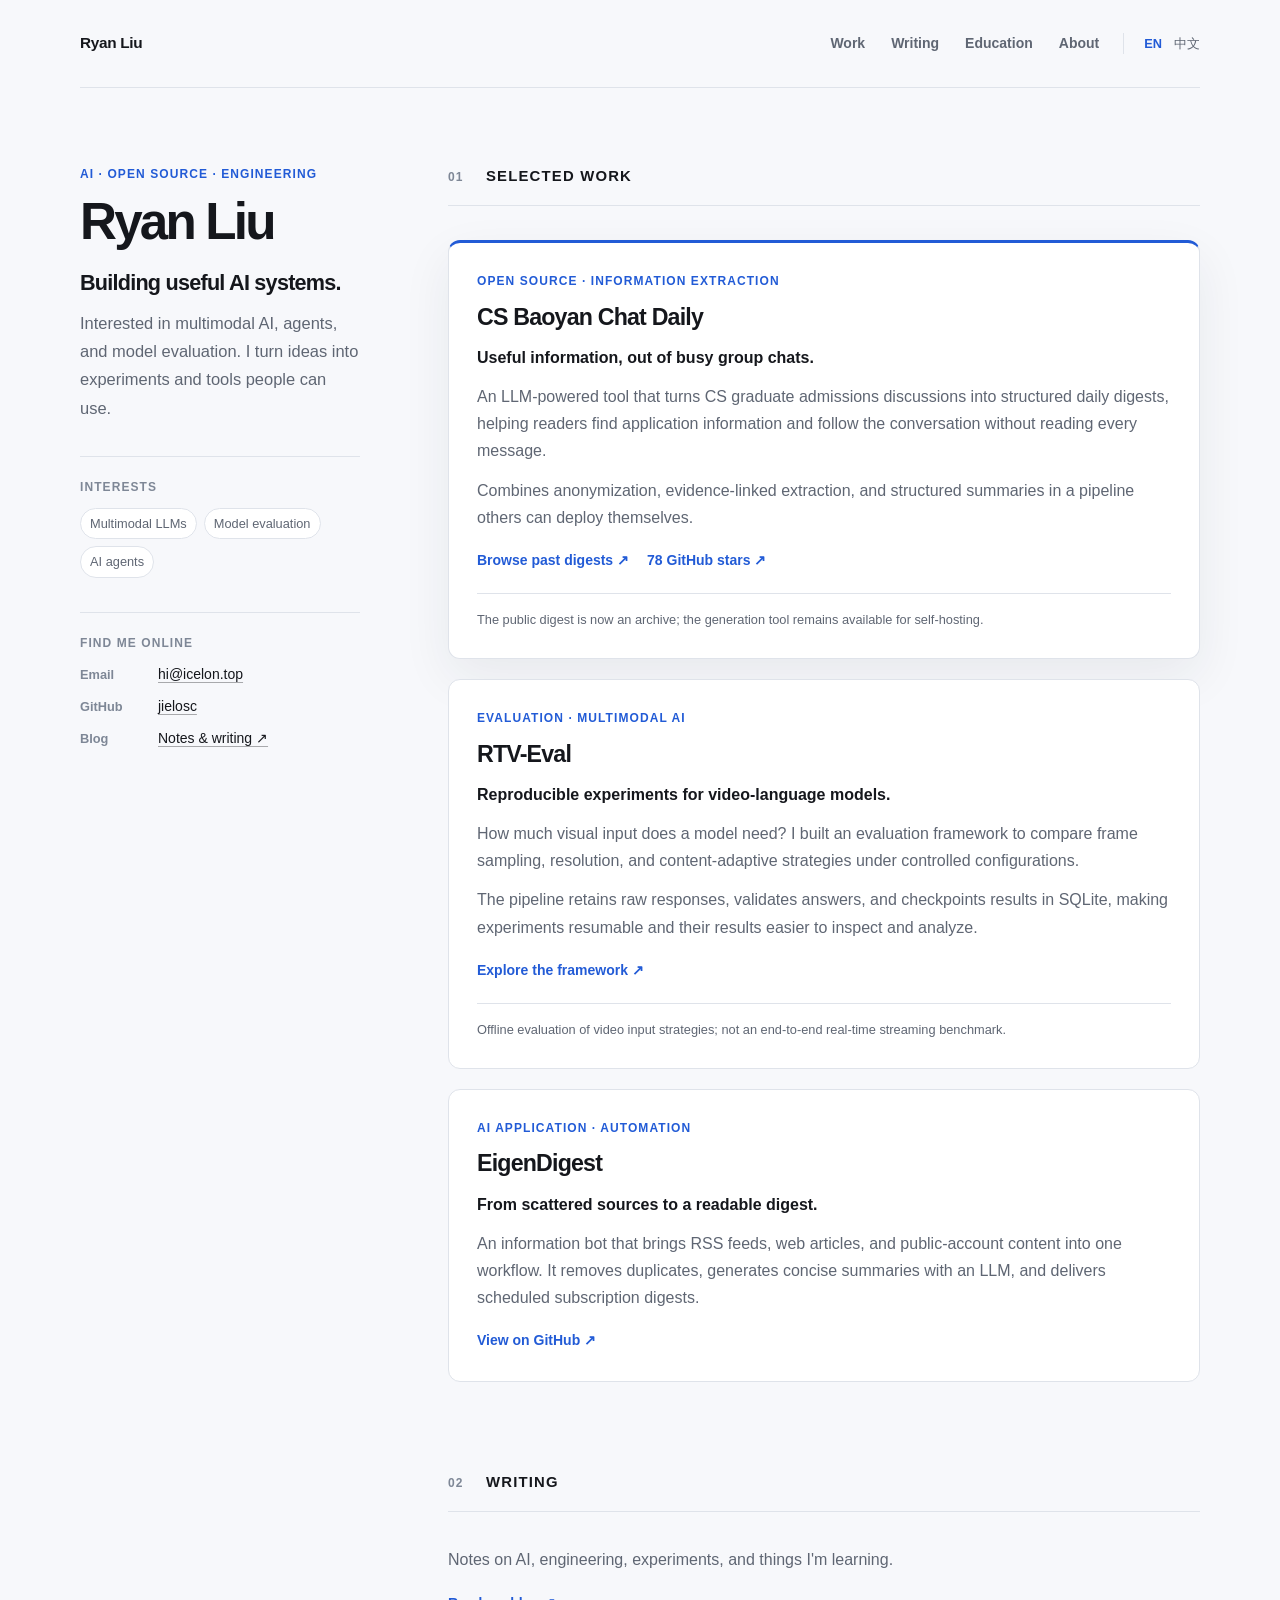
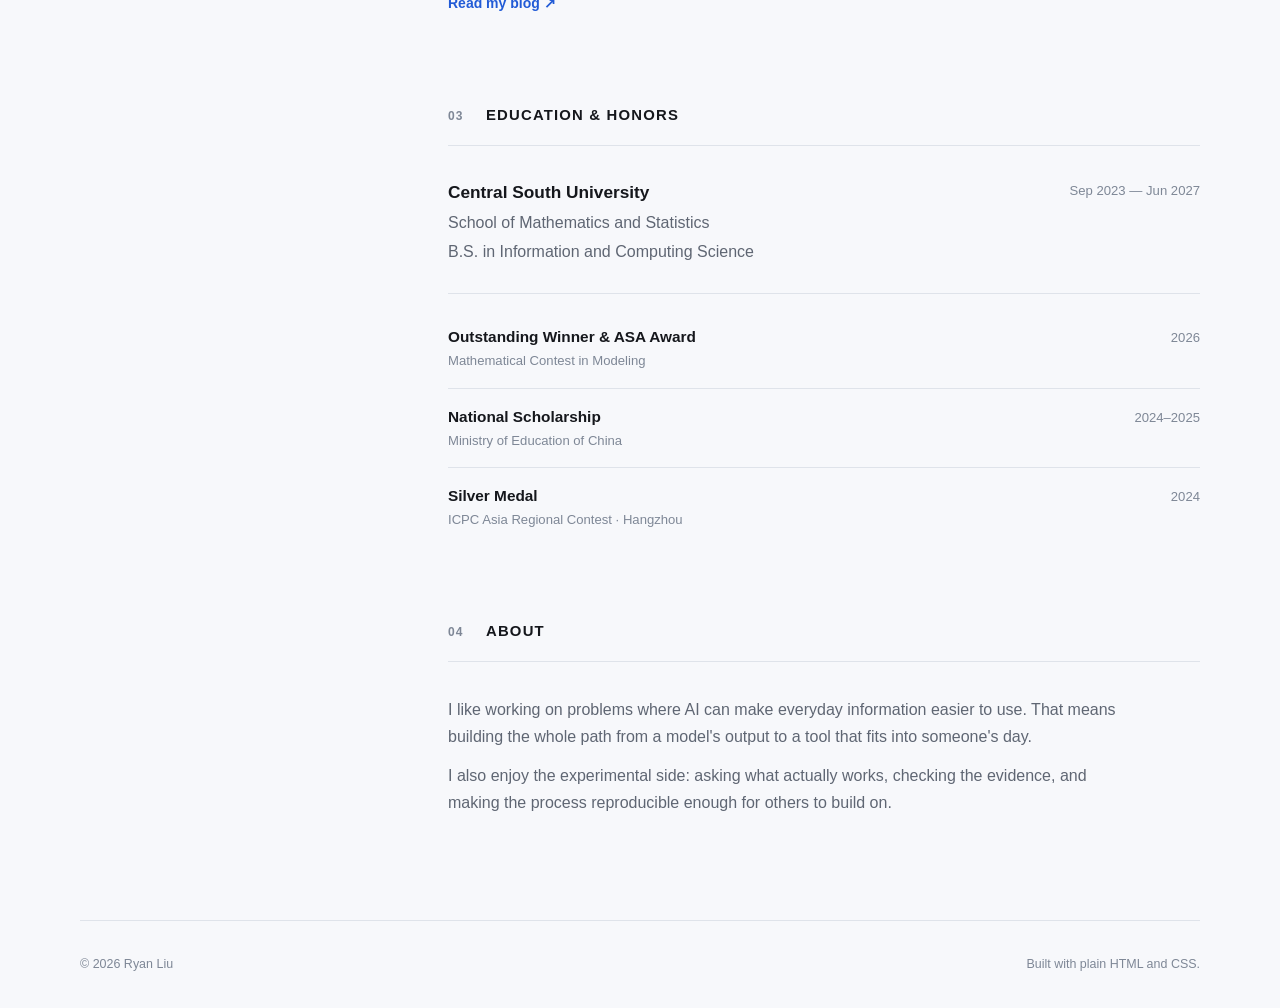
<file: index.html>
<!DOCTYPE html>
<html lang="en">
  <head>
    <meta charset="UTF-8" />
    <script src="/language.js?v=20261021-1"></script>
    <meta name="viewport" content="width=device-width, initial-scale=1.0" />
    <title>Ryan Liu | Building Useful AI Systems</title>
    <meta
      name="description"
      content="Ryan Liu builds useful AI systems, from open-source information tools to reproducible multimodal model evaluation."
    />
    <meta name="theme-color" content="#f7f8fb" media="(prefers-color-scheme: light)" />
    <meta name="theme-color" content="#0d1117" media="(prefers-color-scheme: dark)" />
    <link rel="canonical" href="https://icelon.top/en/" />
    <link rel="alternate" hreflang="en" href="https://icelon.top/en/" />
    <link rel="alternate" hreflang="zh-CN" href="https://icelon.top/zh/" />
    <link rel="alternate" hreflang="x-default" href="https://icelon.top/" />
    <link rel="icon" href="/favicon.svg" type="image/svg+xml" />

    <meta property="og:type" content="website" />
    <meta property="og:title" content="Ryan Liu | Building Useful AI Systems" />
    <meta
      property="og:description"
      content="Building useful AI systems. Open-source tools, multimodal AI, and model evaluation."
    />
    <meta property="og:url" content="https://icelon.top/en/" />
    <meta name="twitter:card" content="summary" />

    <script type="application/ld+json">
      {
        "@context": "https://schema.org",
        "@type": "Person",
        "name": "Ryan Liu",
        "url": "https://icelon.top/",
        "email": "mailto:hi@icelon.top",
        "affiliation": {
          "@type": "CollegeOrUniversity",
          "name": "Central South University"
        },
        "sameAs": ["https://github.com/jielosc"]
      }
    </script>

    <link rel="stylesheet" href="/styles.css?v=20261021-2" />
    <script src="/script.js?v=20261021-2" defer></script>
  </head>
  <body>
    <a class="skip-link" href="#main-content">Skip to main content</a>

    <div class="shell">
      <header class="header">
        <a class="site-mark" href="./" aria-label="Ryan Liu, home">Ryan Liu</a>
        <nav class="header-nav" aria-label="Primary navigation">
          <a href="#work">Work</a>
          <a href="#writing">Writing</a>
          <a href="#education">Education</a>
          <a href="#about">About</a>
        </nav>
        <nav class="language-nav" aria-label="Language">
          <a href="/en/" lang="en" hreflang="en" data-language="en" aria-current="page">EN</a>
          <a href="/zh/" lang="zh-CN" hreflang="zh-CN" data-language="zh">中文</a>
        </nav>
      </header>

      <div class="layout">
        <aside class="sidebar" aria-label="Profile">
          <p class="eyebrow">AI · Open source · Engineering</p>
          <h1>Ryan Liu</h1>
          <p class="sidebar-tagline">Building useful AI systems.</p>
          <p class="sidebar-intro">
            Interested in multimodal AI, agents, and model evaluation.
            I turn ideas into experiments and tools people can use.
          </p>

          <div class="profile-block">
            <h2>Interests</h2>
            <ul class="plain-list interest-list">
              <li>Multimodal LLMs</li>
              <li>Model evaluation</li>
              <li>AI agents</li>
            </ul>
          </div>

          <div class="profile-block">
            <h2>Find me online</h2>
            <ul class="plain-list contact-list">
              <li>
                <span>Email</span>
                <a href="mailto:hi@icelon.top">hi@icelon.top</a>
              </li>
              <li>
                <span>GitHub</span>
                <a href="https://github.com/jielosc" target="_blank" rel="noreferrer">jielosc</a>
              </li>
              <li>
                <span>Blog</span>
                <a href="https://blogs.icelon.top/" target="_blank" rel="noreferrer">Notes &amp; writing ↗</a>
              </li>
            </ul>
          </div>
        </aside>

        <main class="main-content" id="main-content">
          <section class="section" id="work" aria-labelledby="work-title">
            <div class="section-heading">
              <p class="section-index">01</p>
              <h2 id="work-title">Selected Work</h2>
            </div>

            <div class="work-list">
              <article class="work-card work-card--featured">
                <p class="entry-kicker">Open source · Information extraction</p>
                <h3>CS Baoyan Chat Daily</h3>
                <p class="work-subtitle">Useful information, out of busy group chats.</p>
                <p>
                  An LLM-powered tool that turns CS graduate admissions discussions into
                  structured daily digests, helping readers find application information
                  and follow the conversation without reading every message.
                </p>
                <p>
                  Combines anonymization, evidence-linked extraction, and structured
                  summaries in a pipeline others can deploy themselves.
                </p>
                <div class="entry-links">
                  <a href="https://csbaoyan.icelon.top" target="_blank" rel="noreferrer">Browse past digests <span aria-hidden="true">↗</span></a>
                  <a href="https://github.com/jielosc/csbaoyan-chat-daily" target="_blank" rel="noreferrer" title="78 stars as of October 21, 2026">78 GitHub stars <span aria-hidden="true">↗</span></a>
                </div>
                <p class="work-note">The public digest is now an archive; the generation tool remains available for self-hosting.</p>
              </article>

              <article class="work-card">
                <p class="entry-kicker">Evaluation · Multimodal AI</p>
                <h3>RTV-Eval</h3>
                <p class="work-subtitle">Reproducible experiments for video-language models.</p>
                <p>
                  How much visual input does a model need? I built an evaluation framework
                  to compare frame sampling, resolution, and content-adaptive strategies
                  under controlled configurations.
                </p>
                <p>
                  The pipeline retains raw responses, validates answers, and checkpoints
                  results in SQLite, making experiments resumable and their results easier
                  to inspect and analyze.
                </p>
                <div class="entry-links">
                  <a href="https://github.com/jielosc/rtv-eval" target="_blank" rel="noreferrer">Explore the framework <span aria-hidden="true">↗</span></a>
                </div>
                <p class="work-note">Offline evaluation of video input strategies; not an end-to-end real-time streaming benchmark.</p>
              </article>

              <article class="work-card">
                <p class="entry-kicker">AI application · Automation</p>
                <h3>EigenDigest</h3>
                <p class="work-subtitle">From scattered sources to a readable digest.</p>
                <p>
                  An information bot that brings RSS feeds, web articles, and public-account
                  content into one workflow. It removes duplicates, generates concise
                  summaries with an LLM, and delivers scheduled subscription digests.
                </p>
                <div class="entry-links">
                  <a href="https://github.com/jielosc/EigenDigest_bot" target="_blank" rel="noreferrer">View on GitHub <span aria-hidden="true">↗</span></a>
                </div>
              </article>
            </div>
          </section>

          <section class="section" id="writing" aria-labelledby="writing-title">
            <div class="section-heading">
              <p class="section-index">02</p>
              <h2 id="writing-title">Writing</h2>
            </div>
            <div class="about-copy">
              <p>Notes on AI, engineering, experiments, and things I'm learning.</p>
            </div>
            <div class="entry-links">
              <a href="https://blogs.icelon.top/" target="_blank" rel="noreferrer">Read my blog <span aria-hidden="true">↗</span></a>
            </div>
          </section>

          <section class="section" id="education" aria-labelledby="education-title">
            <div class="section-heading">
              <p class="section-index">03</p>
              <h2 id="education-title">Education &amp; Honors</h2>
            </div>

            <div class="education-entry">
              <div>
                <h3>Central South University</h3>
                <p>School of Mathematics and Statistics</p>
                <p>B.S. in Information and Computing Science</p>
              </div>
              <time datetime="2023-09">Sep 2023 — Jun 2027</time>
            </div>

            <ul class="award-list">
              <li>
                <div>
                  <strong>Outstanding Winner &amp; ASA Award</strong>
                  <span>Mathematical Contest in Modeling</span>
                </div>
                <time datetime="2026-01">2026</time>
              </li>
              <li>
                <div>
                  <strong>National Scholarship</strong>
                  <span>Ministry of Education of China</span>
                </div>
                <time datetime="2025">2024–2025</time>
              </li>
              <li>
                <div>
                  <strong>Silver Medal</strong>
                  <span>ICPC Asia Regional Contest · Hangzhou</span>
                </div>
                <time datetime="2024-10">2024</time>
              </li>
            </ul>
          </section>

          <section class="section" id="about" aria-labelledby="about-title">
            <div class="section-heading">
              <p class="section-index">04</p>
              <h2 id="about-title">About</h2>
            </div>

            <div class="about-copy">
              <p>
                I like working on problems where AI can make everyday information easier
                to use. That means building the whole path from a model's output to a
                tool that fits into someone's day.
              </p>
              <p>
                I also enjoy the experimental side: asking what actually works, checking
                the evidence, and making the process reproducible enough for others to build on.
              </p>
            </div>
          </section>
        </main>
      </div>

      <footer class="footer">
        <span>© <span id="footer-year">2026</span> Ryan Liu</span>
        <span>Built with plain HTML and CSS.</span>
      </footer>
    </div>
  </body>
</html>
</file>
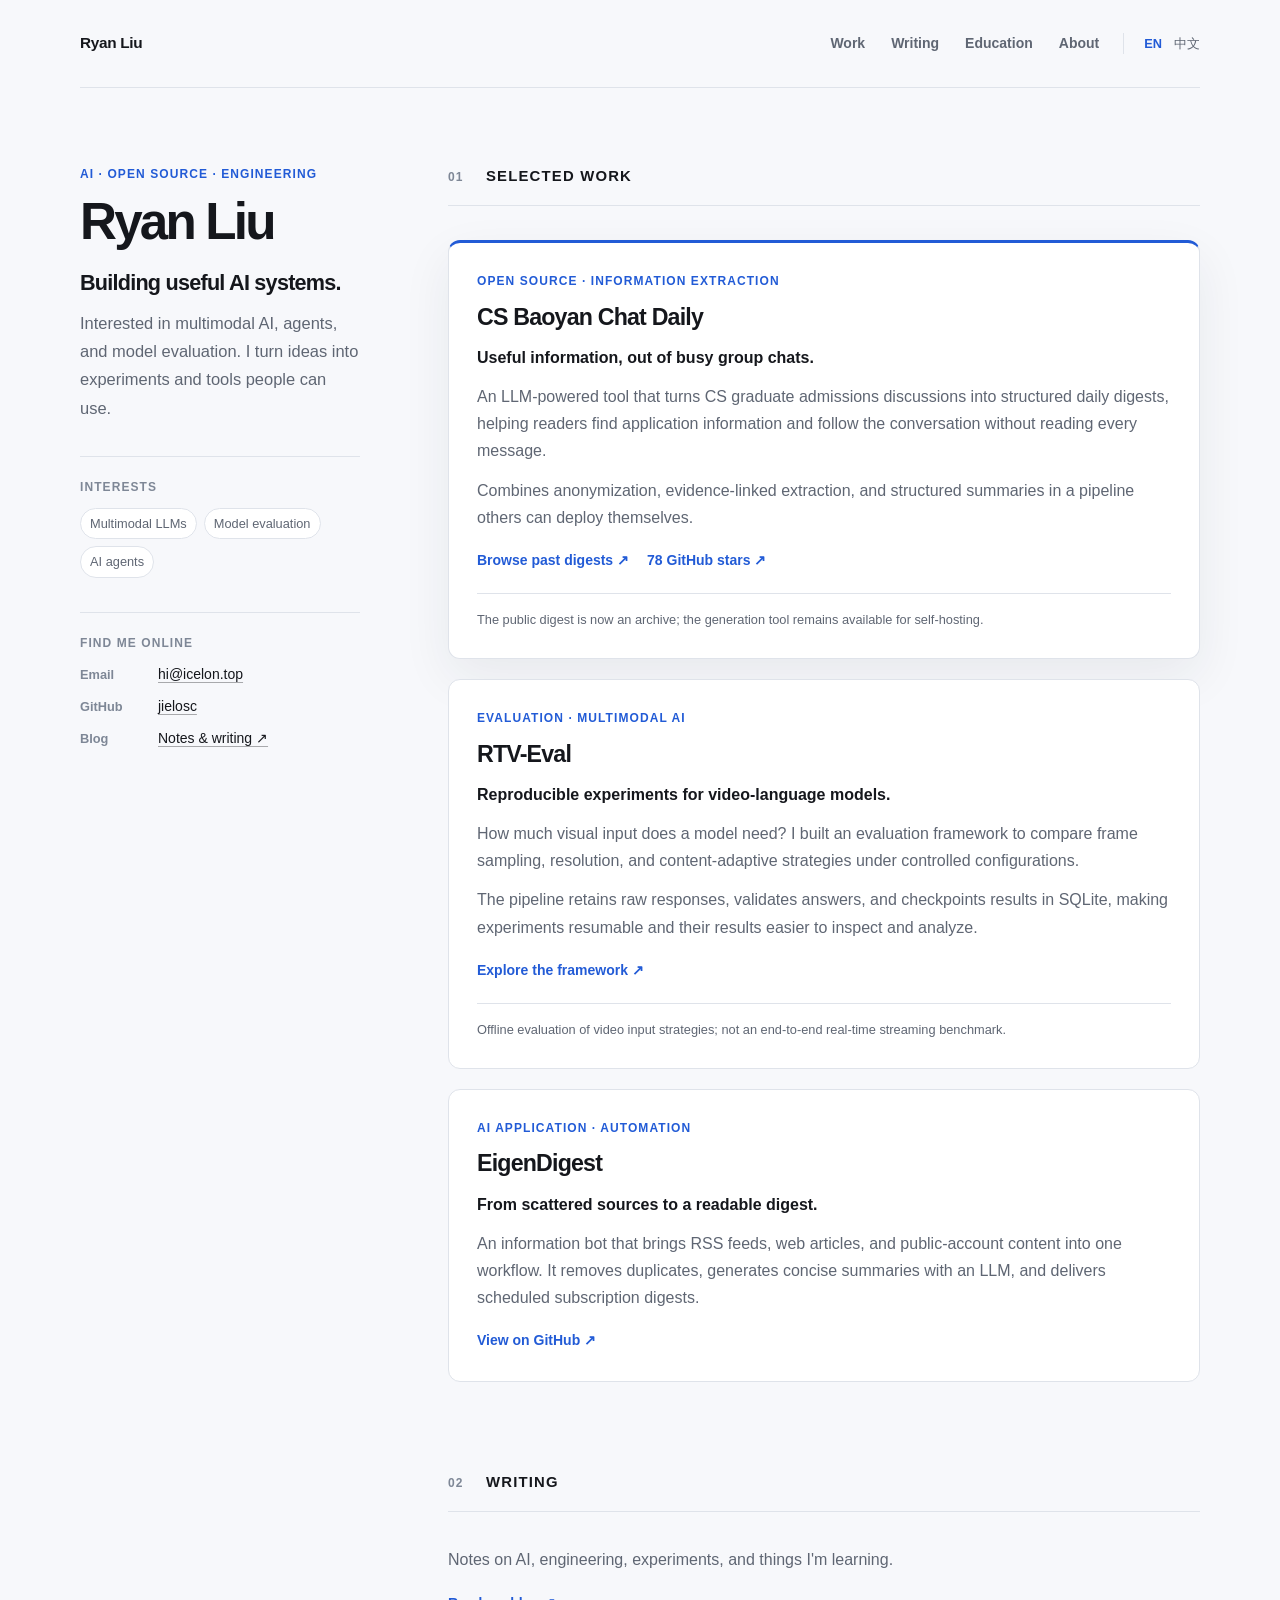
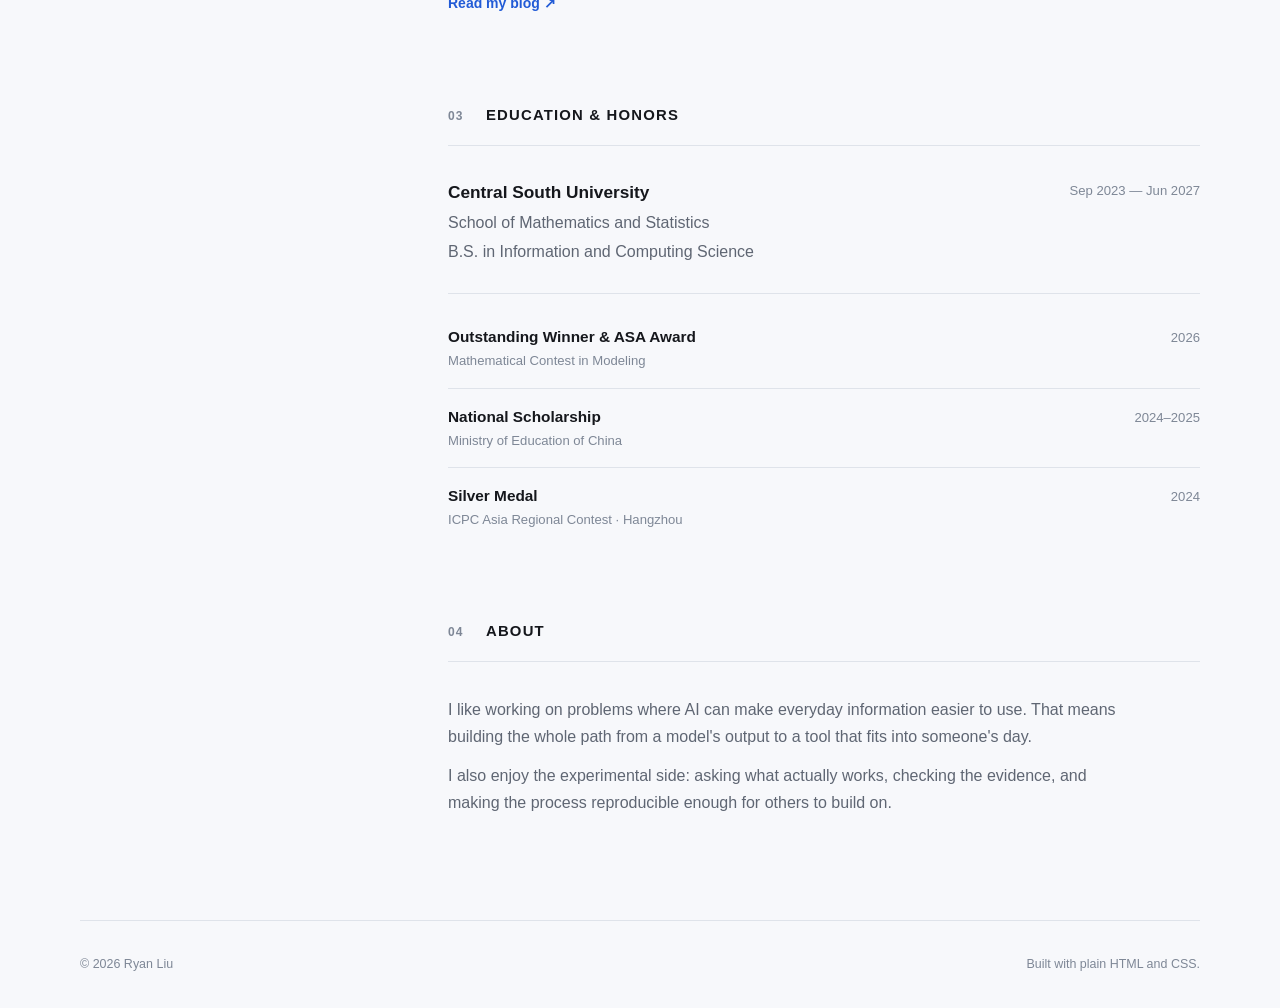
<file: en/index.html>
<!DOCTYPE html>
<html lang="en">
  <head>
    <meta charset="UTF-8" />
    <meta name="viewport" content="width=device-width, initial-scale=1.0" />
    <title>Ryan Liu | Building Useful AI Systems</title>
    <meta
      name="description"
      content="Ryan Liu builds useful AI systems, from open-source information tools to reproducible multimodal model evaluation."
    />
    <meta name="theme-color" content="#f7f8fb" media="(prefers-color-scheme: light)" />
    <meta name="theme-color" content="#0d1117" media="(prefers-color-scheme: dark)" />
    <link rel="canonical" href="https://icelon.top/en/" />
    <link rel="alternate" hreflang="en" href="https://icelon.top/en/" />
    <link rel="alternate" hreflang="zh-CN" href="https://icelon.top/zh/" />
    <link rel="alternate" hreflang="x-default" href="https://icelon.top/" />
    <link rel="icon" href="/favicon.svg" type="image/svg+xml" />

    <meta property="og:type" content="website" />
    <meta property="og:title" content="Ryan Liu | Building Useful AI Systems" />
    <meta
      property="og:description"
      content="Building useful AI systems. Open-source tools, multimodal AI, and model evaluation."
    />
    <meta property="og:url" content="https://icelon.top/en/" />
    <meta name="twitter:card" content="summary" />

    <script type="application/ld+json">
      {
        "@context": "https://schema.org",
        "@type": "Person",
        "name": "Ryan Liu",
        "url": "https://icelon.top/",
        "email": "mailto:hi@icelon.top",
        "affiliation": {
          "@type": "CollegeOrUniversity",
          "name": "Central South University"
        },
        "sameAs": ["https://github.com/jielosc"]
      }
    </script>

    <link rel="stylesheet" href="/styles.css?v=20261021-2" />
    <script src="/script.js?v=20261021-2" defer></script>
  </head>
  <body>
    <a class="skip-link" href="#main-content">Skip to main content</a>

    <div class="shell">
      <header class="header">
        <a class="site-mark" href="./" aria-label="Ryan Liu, home">Ryan Liu</a>
        <nav class="header-nav" aria-label="Primary navigation">
          <a href="#work">Work</a>
          <a href="#writing">Writing</a>
          <a href="#education">Education</a>
          <a href="#about">About</a>
        </nav>
        <nav class="language-nav" aria-label="Language">
          <a href="/en/" lang="en" hreflang="en" data-language="en" aria-current="page">EN</a>
          <a href="/zh/" lang="zh-CN" hreflang="zh-CN" data-language="zh">中文</a>
        </nav>
      </header>

      <div class="layout">
        <aside class="sidebar" aria-label="Profile">
          <p class="eyebrow">AI · Open source · Engineering</p>
          <h1>Ryan Liu</h1>
          <p class="sidebar-tagline">Building useful AI systems.</p>
          <p class="sidebar-intro">
            Interested in multimodal AI, agents, and model evaluation.
            I turn ideas into experiments and tools people can use.
          </p>

          <div class="profile-block">
            <h2>Interests</h2>
            <ul class="plain-list interest-list">
              <li>Multimodal LLMs</li>
              <li>Model evaluation</li>
              <li>AI agents</li>
            </ul>
          </div>

          <div class="profile-block">
            <h2>Find me online</h2>
            <ul class="plain-list contact-list">
              <li>
                <span>Email</span>
                <a href="mailto:hi@icelon.top">hi@icelon.top</a>
              </li>
              <li>
                <span>GitHub</span>
                <a href="https://github.com/jielosc" target="_blank" rel="noreferrer">jielosc</a>
              </li>
              <li>
                <span>Blog</span>
                <a href="https://blogs.icelon.top/" target="_blank" rel="noreferrer">Notes &amp; writing ↗</a>
              </li>
            </ul>
          </div>
        </aside>

        <main class="main-content" id="main-content">
          <section class="section" id="work" aria-labelledby="work-title">
            <div class="section-heading">
              <p class="section-index">01</p>
              <h2 id="work-title">Selected Work</h2>
            </div>

            <div class="work-list">
              <article class="work-card work-card--featured">
                <p class="entry-kicker">Open source · Information extraction</p>
                <h3>CS Baoyan Chat Daily</h3>
                <p class="work-subtitle">Useful information, out of busy group chats.</p>
                <p>
                  An LLM-powered tool that turns CS graduate admissions discussions into
                  structured daily digests, helping readers find application information
                  and follow the conversation without reading every message.
                </p>
                <p>
                  Combines anonymization, evidence-linked extraction, and structured
                  summaries in a pipeline others can deploy themselves.
                </p>
                <div class="entry-links">
                  <a href="https://csbaoyan.icelon.top" target="_blank" rel="noreferrer">Browse past digests <span aria-hidden="true">↗</span></a>
                  <a href="https://github.com/jielosc/csbaoyan-chat-daily" target="_blank" rel="noreferrer" title="78 stars as of October 21, 2026">78 GitHub stars <span aria-hidden="true">↗</span></a>
                </div>
                <p class="work-note">The public digest is now an archive; the generation tool remains available for self-hosting.</p>
              </article>

              <article class="work-card">
                <p class="entry-kicker">Evaluation · Multimodal AI</p>
                <h3>RTV-Eval</h3>
                <p class="work-subtitle">Reproducible experiments for video-language models.</p>
                <p>
                  How much visual input does a model need? I built an evaluation framework
                  to compare frame sampling, resolution, and content-adaptive strategies
                  under controlled configurations.
                </p>
                <p>
                  The pipeline retains raw responses, validates answers, and checkpoints
                  results in SQLite, making experiments resumable and their results easier
                  to inspect and analyze.
                </p>
                <div class="entry-links">
                  <a href="https://github.com/jielosc/rtv-eval" target="_blank" rel="noreferrer">Explore the framework <span aria-hidden="true">↗</span></a>
                </div>
                <p class="work-note">Offline evaluation of video input strategies; not an end-to-end real-time streaming benchmark.</p>
              </article>

              <article class="work-card">
                <p class="entry-kicker">AI application · Automation</p>
                <h3>EigenDigest</h3>
                <p class="work-subtitle">From scattered sources to a readable digest.</p>
                <p>
                  An information bot that brings RSS feeds, web articles, and public-account
                  content into one workflow. It removes duplicates, generates concise
                  summaries with an LLM, and delivers scheduled subscription digests.
                </p>
                <div class="entry-links">
                  <a href="https://github.com/jielosc/EigenDigest_bot" target="_blank" rel="noreferrer">View on GitHub <span aria-hidden="true">↗</span></a>
                </div>
              </article>
            </div>
          </section>

          <section class="section" id="writing" aria-labelledby="writing-title">
            <div class="section-heading">
              <p class="section-index">02</p>
              <h2 id="writing-title">Writing</h2>
            </div>
            <div class="about-copy">
              <p>Notes on AI, engineering, experiments, and things I'm learning.</p>
            </div>
            <div class="entry-links">
              <a href="https://blogs.icelon.top/" target="_blank" rel="noreferrer">Read my blog <span aria-hidden="true">↗</span></a>
            </div>
          </section>

          <section class="section" id="education" aria-labelledby="education-title">
            <div class="section-heading">
              <p class="section-index">03</p>
              <h2 id="education-title">Education &amp; Honors</h2>
            </div>

            <div class="education-entry">
              <div>
                <h3>Central South University</h3>
                <p>School of Mathematics and Statistics</p>
                <p>B.S. in Information and Computing Science</p>
              </div>
              <time datetime="2023-09">Sep 2023 — Jun 2027</time>
            </div>

            <ul class="award-list">
              <li>
                <div>
                  <strong>Outstanding Winner &amp; ASA Award</strong>
                  <span>Mathematical Contest in Modeling</span>
                </div>
                <time datetime="2026-01">2026</time>
              </li>
              <li>
                <div>
                  <strong>National Scholarship</strong>
                  <span>Ministry of Education of China</span>
                </div>
                <time datetime="2025">2024–2025</time>
              </li>
              <li>
                <div>
                  <strong>Silver Medal</strong>
                  <span>ICPC Asia Regional Contest · Hangzhou</span>
                </div>
                <time datetime="2024-10">2024</time>
              </li>
            </ul>
          </section>

          <section class="section" id="about" aria-labelledby="about-title">
            <div class="section-heading">
              <p class="section-index">04</p>
              <h2 id="about-title">About</h2>
            </div>

            <div class="about-copy">
              <p>
                I like working on problems where AI can make everyday information easier
                to use. That means building the whole path from a model's output to a
                tool that fits into someone's day.
              </p>
              <p>
                I also enjoy the experimental side: asking what actually works, checking
                the evidence, and making the process reproducible enough for others to build on.
              </p>
            </div>
          </section>
        </main>
      </div>

      <footer class="footer">
        <span>© <span id="footer-year">2026</span> Ryan Liu</span>
        <span>Built with plain HTML and CSS.</span>
      </footer>
    </div>
  </body>
</html>
</file>
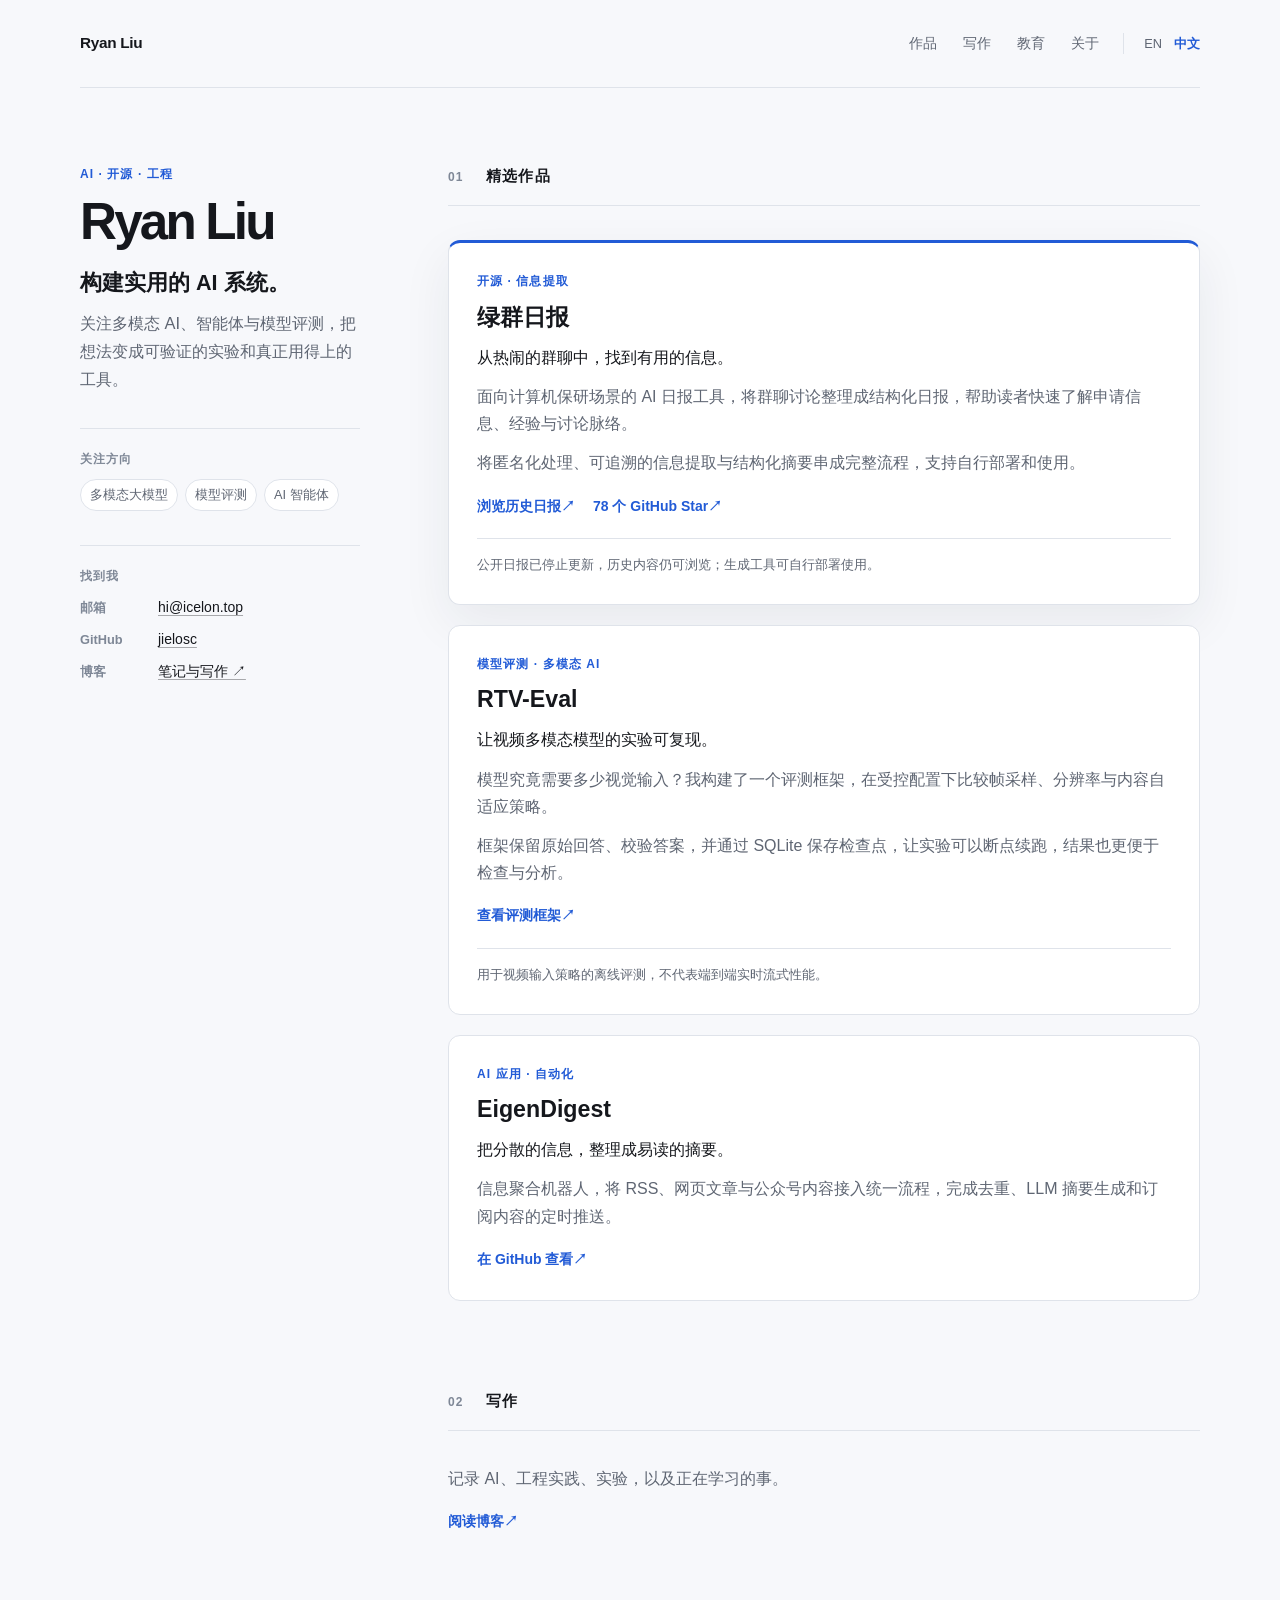
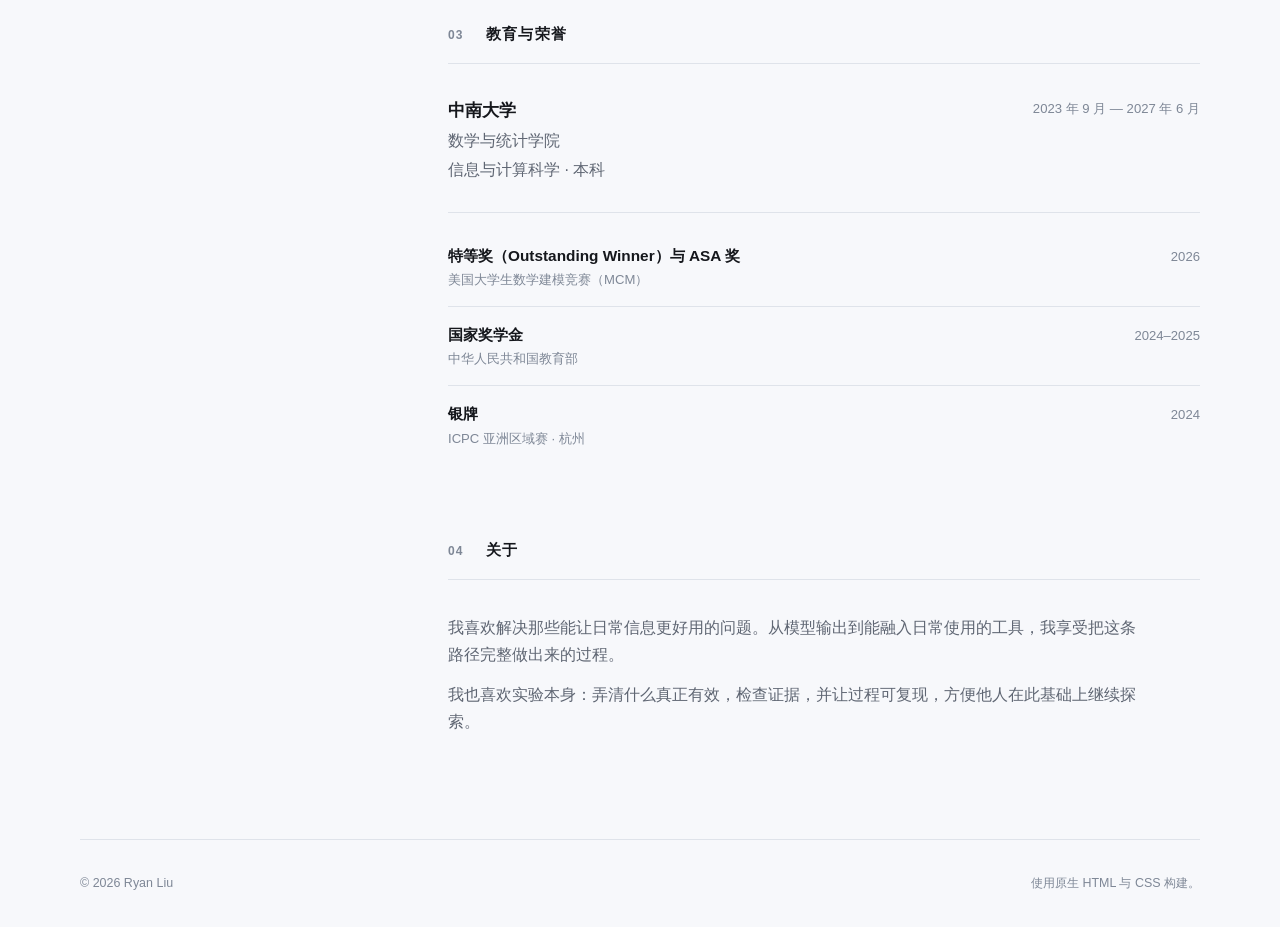
<file: zh/index.html>
<!DOCTYPE html>
<html lang="zh-CN">
  <head>
    <meta charset="UTF-8" />
    <meta name="viewport" content="width=device-width, initial-scale=1.0" />
    <title>Ryan Liu | 构建实用的 AI 系统</title>
    <meta
      name="description"
      content="Ryan Liu 的个人主页：构建实用的 AI 系统，探索开源信息工具、多模态 AI 与可复现的模型评测。"
    />
    <meta name="theme-color" content="#f7f8fb" media="(prefers-color-scheme: light)" />
    <meta name="theme-color" content="#0d1117" media="(prefers-color-scheme: dark)" />
    <link rel="canonical" href="https://icelon.top/zh/" />
    <link rel="alternate" hreflang="en" href="https://icelon.top/en/" />
    <link rel="alternate" hreflang="zh-CN" href="https://icelon.top/zh/" />
    <link rel="alternate" hreflang="x-default" href="https://icelon.top/" />
    <link rel="icon" href="/favicon.svg" type="image/svg+xml" />

    <meta property="og:type" content="website" />
    <meta property="og:title" content="Ryan Liu | 构建实用的 AI 系统" />
    <meta
      property="og:description"
      content="构建实用的 AI 系统。开源工具、多模态 AI 与模型评测。"
    />
    <meta property="og:url" content="https://icelon.top/zh/" />
    <meta name="twitter:card" content="summary" />

    <script type="application/ld+json">
      {
        "@context": "https://schema.org",
        "@type": "Person",
        "name": "Ryan Liu",
        "url": "https://icelon.top/",
        "email": "mailto:hi@icelon.top",
        "affiliation": {
          "@type": "CollegeOrUniversity",
          "name": "Central South University"
        },
        "sameAs": ["https://github.com/jielosc"]
      }
    </script>

    <link rel="stylesheet" href="/styles.css?v=20261021-2" />
    <script src="/script.js?v=20261021-2" defer></script>
  </head>
  <body>
    <a class="skip-link" href="#main-content">跳至主要内容</a>

    <div class="shell">
      <header class="header">
        <a class="site-mark" href="./" aria-label="Ryan Liu，首页">Ryan Liu</a>
        <nav class="header-nav" aria-label="主导航">
          <a href="#work">作品</a>
          <a href="#writing">写作</a>
          <a href="#education">教育</a>
          <a href="#about">关于</a>
        </nav>
        <nav class="language-nav" aria-label="语言切换">
          <a href="/en/" lang="en" hreflang="en" data-language="en">EN</a>
          <a href="/zh/" lang="zh-CN" hreflang="zh-CN" data-language="zh" aria-current="page">中文</a>
        </nav>
      </header>

      <div class="layout">
        <aside class="sidebar" aria-label="个人简介">
          <p class="eyebrow">AI · 开源 · 工程</p>
          <h1>Ryan Liu</h1>
          <p class="sidebar-tagline">构建实用的 AI 系统。</p>
          <p class="sidebar-intro">关注多模态 AI、智能体与模型评测，把想法变成可验证的实验和真正用得上的工具。</p>

          <div class="profile-block">
            <h2>关注方向</h2>
            <ul class="plain-list interest-list">
              <li>多模态大模型</li>
              <li>模型评测</li>
              <li>AI 智能体</li>
            </ul>
          </div>

          <div class="profile-block">
            <h2>找到我</h2>
            <ul class="plain-list contact-list">
              <li>
                <span>邮箱</span>
                <a href="mailto:hi@icelon.top">hi@icelon.top</a>
              </li>
              <li>
                <span>GitHub</span>
                <a href="https://github.com/jielosc" target="_blank" rel="noreferrer">jielosc</a>
              </li>
              <li>
                <span>博客</span>
                <a href="https://blogs.icelon.top/" target="_blank" rel="noreferrer">笔记与写作 ↗</a>
              </li>
            </ul>
          </div>
        </aside>

        <main class="main-content" id="main-content">
          <section class="section" id="work" aria-labelledby="work-title">
            <div class="section-heading">
              <p class="section-index">01</p>
              <h2 id="work-title">精选作品</h2>
            </div>

            <div class="work-list">
              <article class="work-card work-card--featured">
                <p class="entry-kicker">开源 · 信息提取</p>
                <h3>绿群日报</h3>
                <p class="work-subtitle">从热闹的群聊中，找到有用的信息。</p>
                <p>面向计算机保研场景的 AI 日报工具，将群聊讨论整理成结构化日报，帮助读者快速了解申请信息、经验与讨论脉络。</p>
                <p>将匿名化处理、可追溯的信息提取与结构化摘要串成完整流程，支持自行部署和使用。</p>
                <div class="entry-links">
                  <a href="https://csbaoyan.icelon.top" target="_blank" rel="noreferrer">浏览历史日报<span aria-hidden="true">↗</span></a>
                  <a href="https://github.com/jielosc/csbaoyan-chat-daily" target="_blank" rel="noreferrer" title="截至 2026 年 10 月 21 日，78 个 Star">78 个 GitHub Star<span aria-hidden="true">↗</span></a>
                </div>
                <p class="work-note">公开日报已停止更新，历史内容仍可浏览；生成工具可自行部署使用。</p>
              </article>

              <article class="work-card">
                <p class="entry-kicker">模型评测 · 多模态 AI</p>
                <h3>RTV-Eval</h3>
                <p class="work-subtitle">让视频多模态模型的实验可复现。</p>
                <p>模型究竟需要多少视觉输入？我构建了一个评测框架，在受控配置下比较帧采样、分辨率与内容自适应策略。</p>
                <p>框架保留原始回答、校验答案，并通过 SQLite 保存检查点，让实验可以断点续跑，结果也更便于检查与分析。</p>
                <div class="entry-links">
                  <a href="https://github.com/jielosc/rtv-eval" target="_blank" rel="noreferrer">查看评测框架<span aria-hidden="true">↗</span></a>
                </div>
                <p class="work-note">用于视频输入策略的离线评测，不代表端到端实时流式性能。</p>
              </article>

              <article class="work-card">
                <p class="entry-kicker">AI 应用 · 自动化</p>
                <h3>EigenDigest</h3>
                <p class="work-subtitle">把分散的信息，整理成易读的摘要。</p>
                <p>信息聚合机器人，将 RSS、网页文章与公众号内容接入统一流程，完成去重、LLM 摘要生成和订阅内容的定时推送。</p>
                <div class="entry-links">
                  <a href="https://github.com/jielosc/EigenDigest_bot" target="_blank" rel="noreferrer">在 GitHub 查看<span aria-hidden="true">↗</span></a>
                </div>
              </article>
            </div>
          </section>

          <section class="section" id="writing" aria-labelledby="writing-title">
            <div class="section-heading">
              <p class="section-index">02</p>
              <h2 id="writing-title">写作</h2>
            </div>
            <div class="about-copy">
              <p>记录 AI、工程实践、实验，以及正在学习的事。</p>
            </div>
            <div class="entry-links">
              <a href="https://blogs.icelon.top/" target="_blank" rel="noreferrer">阅读博客<span aria-hidden="true">↗</span></a>
            </div>
          </section>

          <section class="section" id="education" aria-labelledby="education-title">
            <div class="section-heading">
              <p class="section-index">03</p>
              <h2 id="education-title">教育与荣誉</h2>
            </div>

            <div class="education-entry">
              <div>
                <h3>中南大学</h3>
                <p>数学与统计学院</p>
                <p>信息与计算科学 · 本科</p>
              </div>
              <time datetime="2023-09">2023 年 9 月 — 2027 年 6 月</time>
            </div>

            <ul class="award-list">
              <li>
                <div>
                  <strong>特等奖（Outstanding Winner）与 ASA 奖</strong>
                  <span>美国大学生数学建模竞赛（MCM）</span>
                </div>
                <time datetime="2026-01">2026</time>
              </li>
              <li>
                <div>
                  <strong>国家奖学金</strong>
                  <span>中华人民共和国教育部</span>
                </div>
                <time datetime="2025">2024–2025</time>
              </li>
              <li>
                <div>
                  <strong>银牌</strong>
                  <span>ICPC 亚洲区域赛 · 杭州</span>
                </div>
                <time datetime="2024-10">2024</time>
              </li>
            </ul>
          </section>

          <section class="section" id="about" aria-labelledby="about-title">
            <div class="section-heading">
              <p class="section-index">04</p>
              <h2 id="about-title">关于</h2>
            </div>

            <div class="about-copy">
              <p>我喜欢解决那些能让日常信息更好用的问题。从模型输出到能融入日常使用的工具，我享受把这条路径完整做出来的过程。</p>
              <p>我也喜欢实验本身：弄清什么真正有效，检查证据，并让过程可复现，方便他人在此基础上继续探索。</p>
            </div>
          </section>
        </main>
      </div>

      <footer class="footer">
        <span>© <span id="footer-year">2026</span> Ryan Liu</span>
        <span>使用原生 HTML 与 CSS 构建。</span>
      </footer>
    </div>
  </body>
</html>
</file>
<file: styles.css>
:root {
  color-scheme: light;
  --bg: #f7f8fb;
  --surface: #ffffff;
  --surface-soft: #f0f3f8;
  --text: #15171c;
  --text-soft: #5f6673;
  --text-faint: #7e8796;
  --border: #dfe3ea;
  --accent: #225bd6;
  --accent-soft: #eaf0ff;
  --shadow: 0 18px 50px rgba(28, 39, 60, 0.07);
  --font: -apple-system, BlinkMacSystemFont, "Segoe UI", "Helvetica Neue", Arial, sans-serif;
  --max-width: 1120px;
}

@media (prefers-color-scheme: dark) {
  :root {
    color-scheme: dark;
    --bg: #0d1117;
    --surface: #151b23;
    --surface-soft: #1b2330;
    --text: #ecf1f7;
    --text-soft: #aeb8c6;
    --text-faint: #8995a5;
    --border: #2a3442;
    --accent: #8ab4ff;
    --accent-soft: #1c2d4f;
    --shadow: none;
  }
}

*,
*::before,
*::after {
  box-sizing: border-box;
}

html {
  scroll-behavior: smooth;
}

body {
  margin: 0;
  background: var(--bg);
  color: var(--text);
  font-family: var(--font);
  font-size: 1rem;
  line-height: 1.7;
  -webkit-font-smoothing: antialiased;
  text-rendering: optimizeLegibility;
}

a {
  color: inherit;
  text-decoration-color: color-mix(in srgb, currentColor 35%, transparent);
  text-decoration-thickness: 1px;
  text-underline-offset: 0.22em;
}

a:hover {
  color: var(--accent);
  text-decoration-color: currentColor;
}

a:focus-visible {
  outline: 3px solid color-mix(in srgb, var(--accent) 42%, transparent);
  outline-offset: 4px;
  border-radius: 2px;
}

.skip-link {
  position: fixed;
  top: 12px;
  left: 12px;
  z-index: 10;
  transform: translateY(-160%);
  padding: 8px 12px;
  border-radius: 6px;
  background: var(--text);
  color: var(--bg);
  font-weight: 650;
  text-decoration: none;
}

.skip-link:focus {
  transform: translateY(0);
}

.shell {
  width: min(calc(100% - 48px), var(--max-width));
  margin: 0 auto;
}

.header {
  display: flex;
  align-items: center;
  justify-content: space-between;
  min-height: 88px;
  border-bottom: 1px solid var(--border);
}

.site-mark {
  font-size: 0.96rem;
  font-weight: 720;
  letter-spacing: -0.02em;
  text-decoration: none;
}

.header-nav {
  display: flex;
  align-items: center;
  gap: 26px;
}

.header-nav a {
  color: var(--text-soft);
  font-size: 0.875rem;
  font-weight: 550;
  text-decoration: none;
}

.header-nav a:hover {
  color: var(--text);
}

.layout {
  display: grid;
  grid-template-columns: minmax(230px, 280px) minmax(0, 1fr);
  gap: clamp(48px, 7vw, 88px);
  padding: 76px 0 104px;
}

.sidebar {
  position: sticky;
  top: 36px;
  align-self: start;
}

.eyebrow,
.entry-kicker,
.section-index {
  margin: 0;
  color: var(--accent);
  font-size: 0.75rem;
  font-weight: 720;
  letter-spacing: 0.09em;
  text-transform: uppercase;
}

.sidebar h1 {
  margin: 12px 0 14px;
  font-size: clamp(2.2rem, 4vw, 3.2rem);
  font-weight: 760;
  letter-spacing: -0.055em;
  line-height: 1;
}

.sidebar-intro {
  margin: 0;
  color: var(--text-soft);
  font-size: 1.03rem;
  line-height: 1.72;
}

.profile-block {
  margin-top: 34px;
  padding-top: 20px;
  border-top: 1px solid var(--border);
}

.profile-block h2 {
  margin: 0 0 10px;
  color: var(--text-faint);
  font-size: 0.75rem;
  font-weight: 720;
  letter-spacing: 0.09em;
  text-transform: uppercase;
}

.plain-list {
  margin: 0;
  padding: 0;
  list-style: none;
}

.interest-list {
  display: flex;
  flex-wrap: wrap;
  gap: 7px;
}

.interest-list li {
  padding: 4px 9px;
  border: 1px solid var(--border);
  border-radius: 999px;
  background: var(--surface);
  color: var(--text-soft);
  font-size: 0.8rem;
}

.contact-list {
  display: grid;
  gap: 8px;
}

.contact-list li {
  display: grid;
  grid-template-columns: 70px minmax(0, 1fr);
  gap: 8px;
  align-items: baseline;
  font-size: 0.875rem;
}

.contact-list span {
  color: var(--text-faint);
  font-size: 0.8rem;
  font-weight: 650;
}

.main-content {
  min-width: 0;
}

.section {
  margin-bottom: 88px;
  scroll-margin-top: 28px;
}

.section:last-child {
  margin-bottom: 0;
}

.section-heading {
  display: grid;
  grid-template-columns: 38px 1fr;
  align-items: baseline;
  margin-bottom: 34px;
  padding-bottom: 16px;
  border-bottom: 1px solid var(--border);
}

.section-heading h2 {
  margin: 0;
  font-size: 0.93rem;
  font-weight: 720;
  letter-spacing: 0.08em;
  text-transform: uppercase;
}

.section-index {
  color: var(--text-faint);
}

.education-entry {
  display: flex;
  align-items: flex-start;
  justify-content: space-between;
  gap: 24px;
  margin-bottom: 30px;
  padding-bottom: 26px;
  border-bottom: 1px solid var(--border);
}

.education-entry h3 {
  font-size: 1.08rem;
  line-height: 1.4;
}

.education-entry time {
  flex: none;
  color: var(--text-faint);
  font-size: 0.82rem;
}

.education-entry p,
.about-copy p {
  color: var(--text-soft);
}

.sidebar-tagline {
  margin: 20px 0 12px;
  font-size: 1.35rem;
  font-weight: 650;
  letter-spacing: -0.035em;
  line-height: 1.35;
}

.work-list {
  display: grid;
  gap: 20px;
}

.work-card {
  padding: 28px;
  border: 1px solid var(--border);
  border-radius: 12px;
  background: var(--surface);
}

.work-card--featured {
  border-top: 3px solid var(--accent);
  box-shadow: var(--shadow);
}

.work-card h3 {
  margin: 10px 0 6px;
  font-size: 1.45rem;
  line-height: 1.3;
  letter-spacing: -0.035em;
  overflow-wrap: anywhere;
}

.work-card > p:not(.entry-kicker) {
  margin: 12px 0 0;
  color: var(--text-soft);
}

.work-card > .work-subtitle {
  color: var(--text) !important;
  font-weight: 550;
}

.work-card > .work-note {
  padding-top: 16px;
  margin-top: 20px !important;
  border-top: 1px solid var(--border);
  font-size: 0.8rem;
  line-height: 1.6;
}

.entry-links {
  display: flex;
  flex-wrap: wrap;
  gap: 18px;
  margin-top: 18px;
}

.entry-links a {
  color: var(--accent);
  font-size: 0.875rem;
  font-weight: 680;
  text-decoration: none;
}

.entry-links a:hover {
  text-decoration: underline;
}

.award-list {
  margin: 0;
  padding: 0;
  list-style: none;
}

.award-list li {
  display: flex;
  align-items: baseline;
  justify-content: space-between;
  gap: 24px;
  padding: 15px 0;
  border-bottom: 1px solid var(--border);
}

.award-list li:first-child {
  padding-top: 0;
}

.award-list li:last-child {
  padding-bottom: 0;
  border-bottom: 0;
}

.award-list strong,
.award-list span {
  display: block;
}

.award-list strong {
  font-size: 0.96rem;
  font-weight: 680;
}

.award-list span,
.award-list time {
  color: var(--text-faint);
  font-size: 0.82rem;
}

.award-list time {
  flex: none;
  white-space: nowrap;
}

.education-entry h3 {
  margin: 0 0 5px;
}

.education-entry p {
  margin: 2px 0;
}

.about-copy {
  max-width: 690px;
}

.about-copy p {
  margin: 0 0 12px;
}

.about-copy p:last-child {
  margin-bottom: 0;
}

.footer {
  display: flex;
  align-items: center;
  justify-content: space-between;
  gap: 24px;
  min-height: 88px;
  border-top: 1px solid var(--border);
  color: var(--text-faint);
  font-size: 0.78rem;
}

@media (max-width: 820px) {
  .layout {
    grid-template-columns: 1fr;
    gap: 64px;
    padding-top: 52px;
  }

  .sidebar {
    position: static;
    max-width: 680px;
  }

  .sidebar h1 {
    font-size: 2.8rem;
  }

  .profile-block {
    display: inline-block;
    width: min(100%, 310px);
    margin-right: 26px;
    vertical-align: top;
  }
}

@media (max-width: 640px) {
  .shell {
    width: min(calc(100% - 32px), var(--max-width));
  }

  .header {
    min-height: 76px;
  }

  .header-nav {
    gap: 15px;
  }

  .header-nav a {
    font-size: 0.875rem;
  }

  .layout {
    gap: 54px;
    padding: 52px 0 78px;
  }

  .sidebar h1 {
    font-size: 2.5rem;
  }

  .sidebar-intro {
    font-size: 1rem;
  }

  .profile-block {
    display: block;
    width: 100%;
    margin-right: 0;
  }

  .section {
    margin-bottom: 68px;
  }

  .section-heading {
    grid-template-columns: 32px 1fr;
    margin-bottom: 28px;
  }

  .work-card {
    padding: 22px;
  }

  .education-entry,
  .award-list li {
    flex-direction: column;
    gap: 6px;
  }

  .education-entry time {
    padding-top: 0;
  }

  .award-list time {
    order: -1;
  }

  .footer {
    flex-direction: column;
    align-items: flex-start;
    justify-content: center;
    gap: 2px;
  }
}

@media (max-width: 390px) {
  .site-mark {
    display: none;
  }

  .header {
    justify-content: flex-start;
  }

  .header-nav {
    width: 100%;
    justify-content: space-between;
    gap: 10px;
  }
}

@media (prefers-reduced-motion: reduce) {
  html {
    scroll-behavior: auto;
  }

  *,
  *::before,
  *::after {
    transition-duration: 0.01ms !important;
  }
}

.language-nav {
  display: flex;
  flex: none;
  gap: 12px;
  margin-left: 24px;
  padding-left: 20px;
  border-left: 1px solid var(--border);
  font-size: 0.8rem;
}

.language-nav a {
  color: var(--text-soft);
  text-decoration: none;
}

.language-nav a[aria-current="page"] {
  color: var(--accent);
  font-weight: 700;
}

.header-nav {
  margin-left: auto;
}

:lang(zh-CN) .sidebar-tagline,
:lang(zh-CN) .work-card h3 {
  letter-spacing: 0;
}

@media (max-width: 640px) {
  .header {
    flex-wrap: wrap;
    gap: 16px;
    padding: 18px 0;
  }

  .site-mark {
    display: block;
  }

  .header-nav {
    order: 3;
    width: 100%;
    justify-content: space-between;
  }

  .language-nav {
    margin-left: auto;
  }
}
</file>
